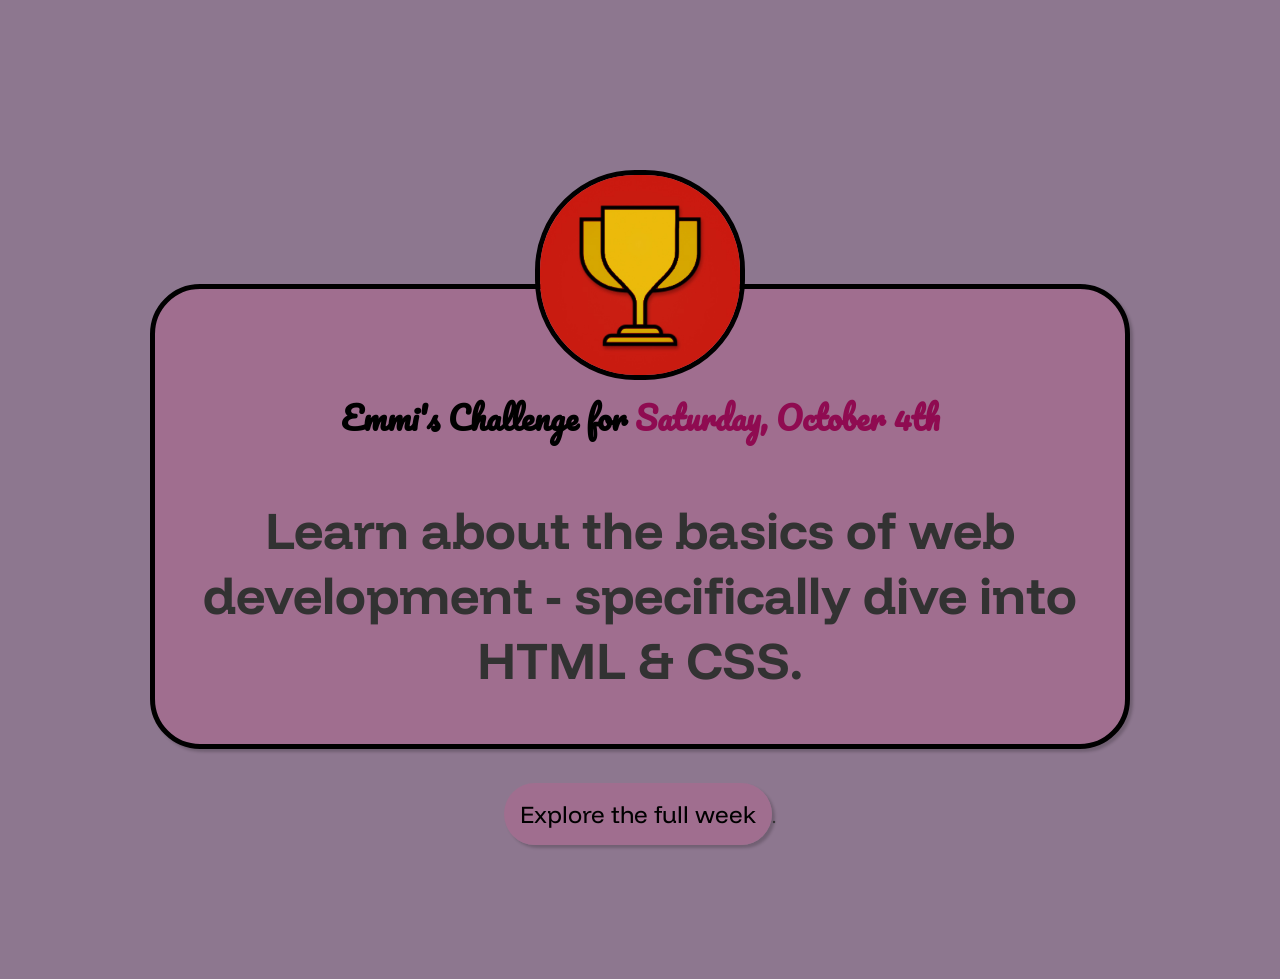
<file: index.html>
<!DOCTYPE html>
<html lang="en">
  <head>
    <meta charset="UTF-8" />
    <link rel="preconnect" href="https://fonts.googleapis.com" />
    <link rel="preconnect" href="https://fonts.gstatic.com" crossorigin />
    <link
      href="https://fonts.googleapis.com/css2?family=Funnel+Display:wght@300..800&family=Pacifico&display=swap"
      rel="stylesheet"
    />
    <link rel="stylesheet" href="/styles/shared.css" />
    <link rel="stylesheet" href="/styles/day-challenge.css" />
    <link rel="icon" type="image/x-icon" href="/images/favicon.ico" />
    <title>Emmi's Amazing Website</title>
  </head>
  <!-- This is a comment: The body of the webpage -->
  <body>
    <header>
      <img id="trophy" src="/images/trophy.jpg" alt="Image of a trophy" />
    </header>
    <main id="mainpage">
      <h1 id="bighead">
        Emmi's Challenge for <span id="spany">Saturday, October 4th</span>
      </h1>
      <p id="todays-challenge">
        Learn about the basics of web development - specifically dive into HTML
        & CSS.
      </p>
    </main>
    <footer>
      <p><a href="full-week.html">Explore the full week</a>.</p>
    </footer>
  </body>
</html>
</file>
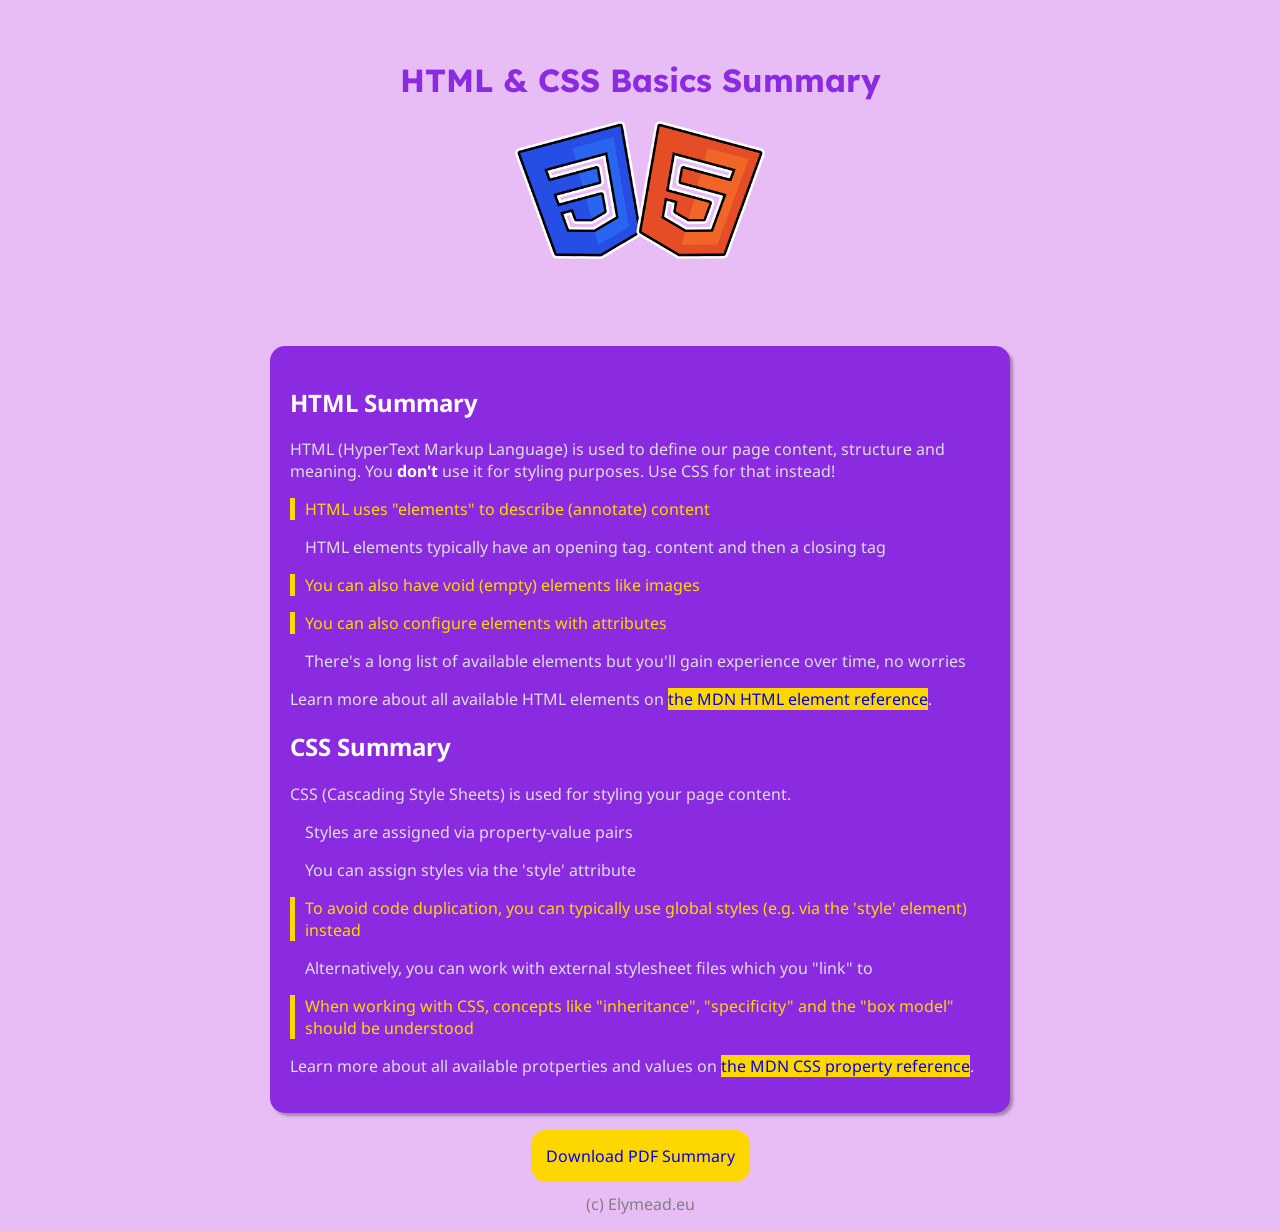
<file: challenge.html>
<!DOCTYPE html>
<html lang="en">
  <head>
    <meta charset="UTF-8" />
    <meta name="viewport" content="width=device-width, initial-scale=1.0" />
    <link rel="preconnect" href="https://fonts.googleapis.com" />
    <link rel="preconnect" href="https://fonts.gstatic.com" crossorigin />
    <link
      href="https://fonts.googleapis.com/css2?family=Lexend:wght@100..900&family=Noto+Sans:ital,wght@0,100..900;1,100..900&display=swap"
      rel="stylesheet"
    />
    <link rel="stylesheet" href="/styles/challenge.css" />
    <link rel="icon" type="image/x-icon" href="/images/favicon.ico" />
    <title>HTML & CSS Basics Summary</title>
  </head>
  <body>
    <header>
      <h1>HTML & CSS Basics Summary</h1>
      <img id="logo" src="/images/html-css.png" alt="Css and html logos" />
    </header>
    <main>
      <h2>HTML Summary</h2>
      <p>
        HTML (HyperText Markup Language) is used to define our page content,
        structure and meaning. You <b>don't</b> use it for styling purposes. Use
        CSS for that instead!
      </p>
      <ul>
        <li class="highlight">
          <p>HTML uses "elements" to describe (annotate) content</p>
        </li>
        <li>
          <p>
            HTML elements typically have an opening tag. content and then a
            closing tag
          </p>
        </li>
        <li class="highlight">
          <p>You can also have void (empty) elements like images</p>
        </li>
        <li class="highlight">
          <p>You can also configure elements with attributes</p>
        </li>
        <li>
          <p>
            There's a long list of available elements but you'll gain experience
            over time, no worries
          </p>
        </li>
      </ul>
      <p>
        Learn more about all available HTML elements on
        <span id="html-ref"
          ><a
            href="https://developer.mozilla.org/en-US/docs/Web/HTML/Reference/Elementsg"
          >
            the MDN HTML element reference</a
          ></span
        >.
      </p>
      <h2>CSS Summary</h2>
      <p>CSS (Cascading Style Sheets) is used for styling your page content.</p>
      <ul>
        <li><p>Styles are assigned via property-value pairs</p></li>
        <li><p>You can assign styles via the 'style' attribute</p></li>
        <li class="highlight">
          <p>
            To avoid code duplication, you can typically use global styles (e.g.
            via the 'style' element) instead
          </p>
        </li>
        <li>
          <p>
            Alternatively, you can work with external stylesheet files which you
            "link" to
          </p>
        </li>
        <li class="highlight">
          <p>
            When working with CSS, concepts like "inheritance", "specificity"
            and the "box model" should be understood
          </p>
        </li>
      </ul>
      <p>
        Learn more about all available protperties and values on
        <span id="html-ref"
          ><a href="https://developer.mozilla.org/en-US/docs/Web/CSS/Reference">
            the MDN CSS property reference</a
          ></span
        >.
      </p>
    </main>
    <footer>
      <a href="/Documents/html-css-basics-summary.pdf" target="_blank"
        >Download PDF Summary</a
      >
      <p>(c) Elymead.eu</p>
    </footer>
  </body>
</html>
</file>
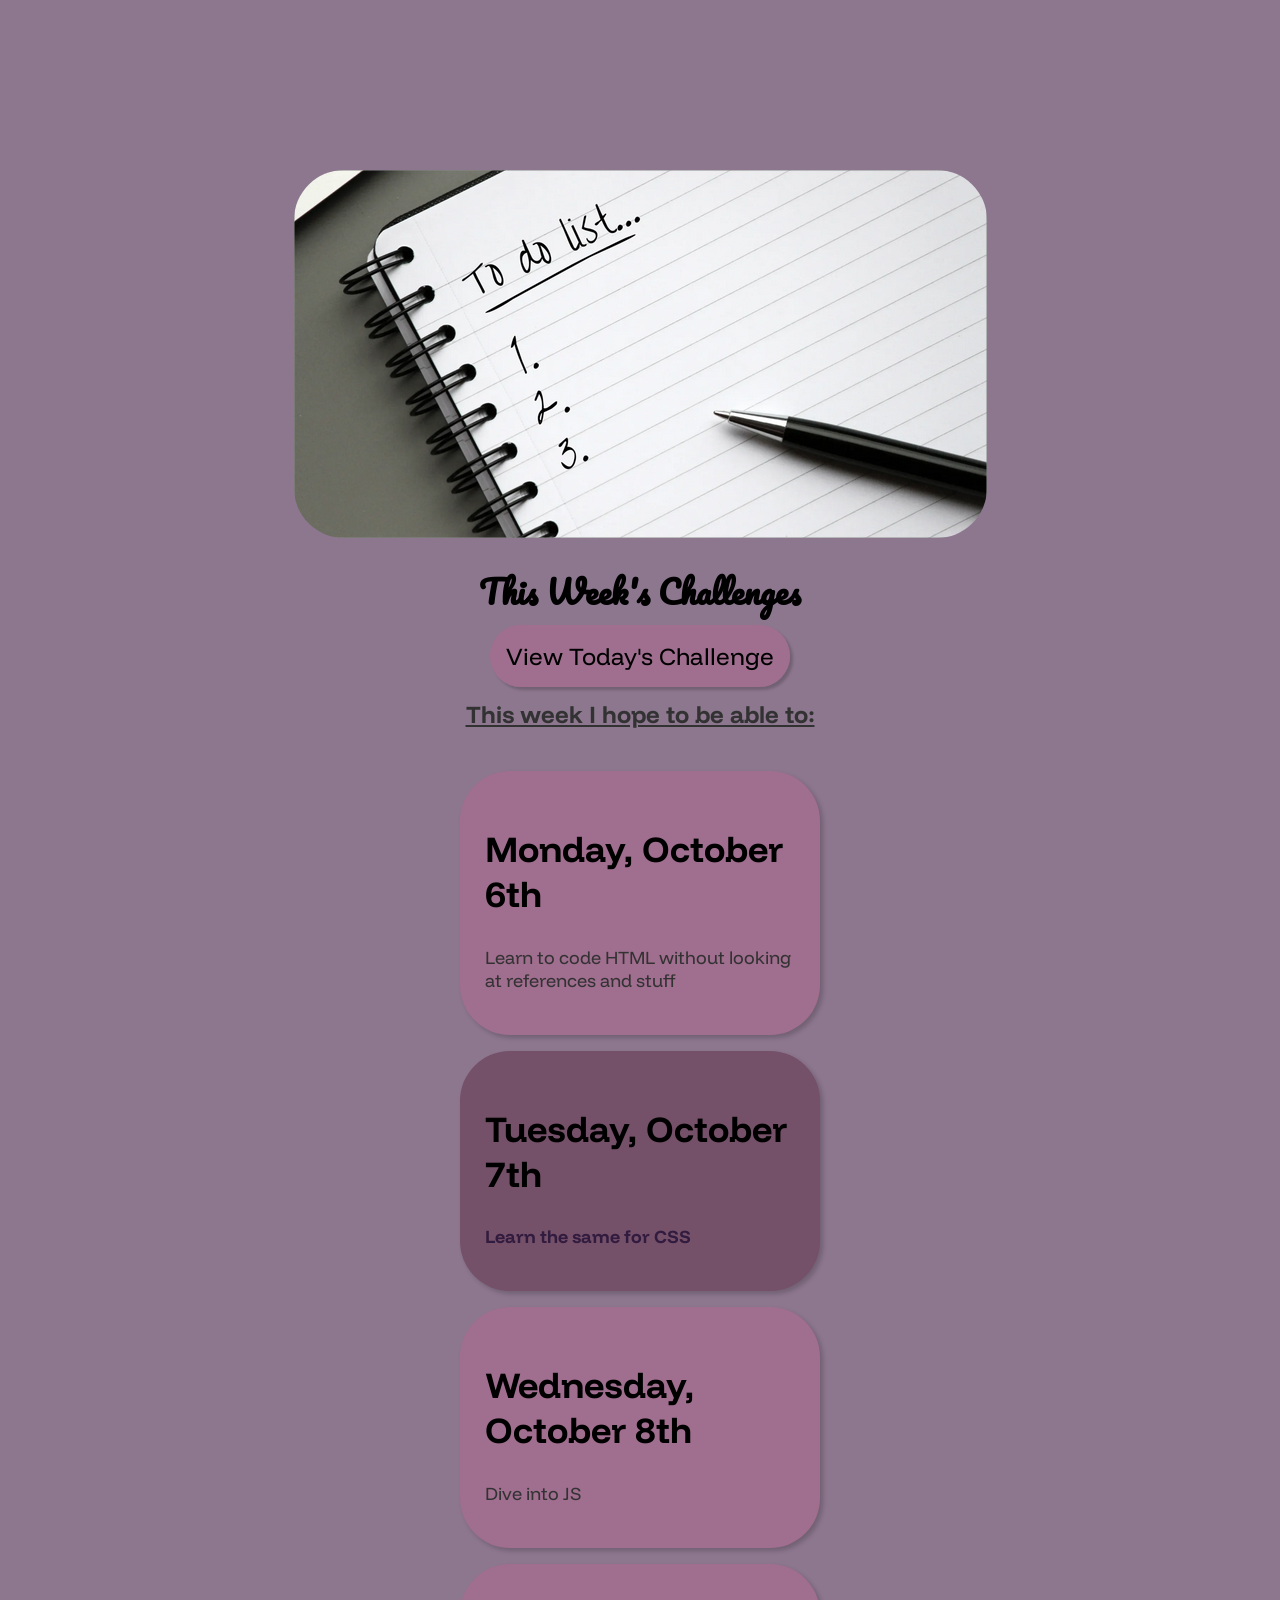
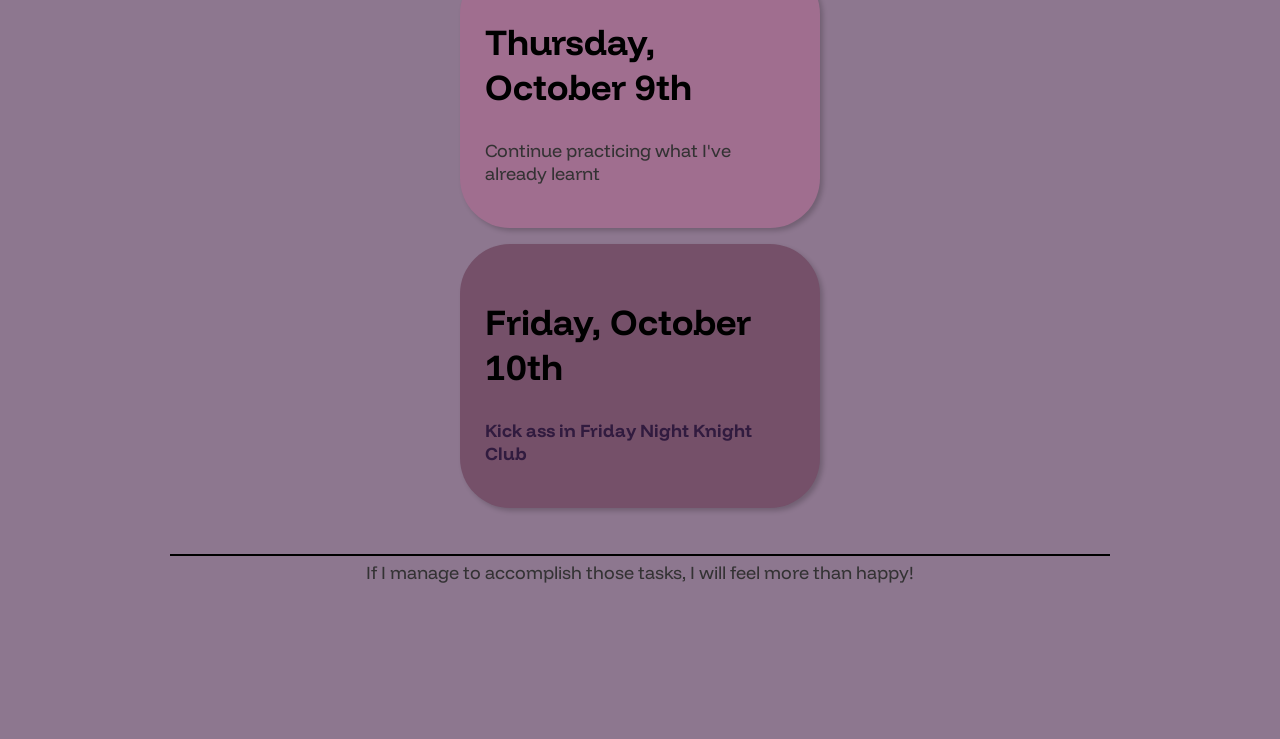
<file: full-week.html>
<!DOCTYPE html>
<html lang="en">
  <head>
    <meta charset="UTF-8" />
    <link rel="preconnect" href="https://fonts.googleapis.com" />
    <link rel="preconnect" href="https://fonts.gstatic.com" crossorigin />
    <link
      href="https://fonts.googleapis.com/css2?family=Funnel+Display:wght@300..800&family=Pacifico&display=swap"
      rel="stylesheet"
    />
    <link rel="stylesheet" href="styles/shared.css" />
    <link rel="stylesheet" href="styles/full-week.css" />
    <link rel="icon" type="image/x-icon" href="/images/favicon.ico" />
    <title>My Upcoming Challenges</title>
  </head>
  <body>
    <header>
      <img
        class="title-image"
        src="images/ToDo.jpg"
        alt="Image of a to do list"
      />
      <h1>This Week's Challenges</h1>
      <p class="Redirect"><a href="index.html">View Today's Challenge</a></p>
      <p id="heading">This week I hope to be able to:</p>
    </header>
    <main>
      <ul>
        <li>
          <h2>Monday, October 6th</h2>
          <p>Learn to code HTML without looking at references and stuff</p>
        </li>
        <li class="highlight">
          <h2>Tuesday, October 7th</h2>
          <p>Learn the same for CSS</p>
        </li>
        <li>
          <h2>Wednesday, October 8th</h2>
          <p>Dive into JS</p>
        </li>
        <li>
          <h2>Thursday, October 9th</h2>
          <p>Continue practicing what I've already learnt</p>
        </li>
        <li class="highlight">
          <h2>Friday, October 10th</h2>
          <p>Kick ass in Friday Night Knight Club</p>
        </li>
      </ul>
    </main>
    <footer>
      <p id="footer1">
        If I manage to accomplish those tasks, I will feel more than happy!
      </p>
    </footer>
  </body>
</html>
</file>
<file: styles/shared.css>
header {
  display: inline-block;
  padding: 10px;
  margin: 10px 0;
}

body {
  text-align: center;
  background-color: rgb(141, 119, 143);
  margin: 150px;
}

h1 {
  font-family: "Pacifico", cursive, sans-serif;
  font-size: 50xp;
  font-weight: bold;
  color: black;
}

p {
  font-family: "Funnel Display", sans-serif;
  font-size: 18px;
  color: rgb(51, 50, 51);
}

a {
  color: rgb(143, 11, 41);
  text-decoration: none;
}

a:hover {
  text-decoration: underline;
  color: rgb(124, 83, 129);
}

ul {
  list-style: none;
  margin: 10px 300px 10px 300px;
  padding: 10px;
}

.title-image {
  border-radius: 50px;
}

h2 {
  font-family: "Funnel Display", sans-serif;
  font-size: 36px;
}

ul li {
  background-color: rgb(160, 110, 143);
  border-radius: 50px;
  margin-bottom: 16px;
  text-align: left;
  padding: 25px;
  box-shadow: 3px 3px 5px rgba(0, 0, 0, 0.2);
}

.highlight {
  background-color: rgb(117, 80, 105);
}

.highlight p {
  font-weight: bold;
  color: rgb(49, 27, 63);
}
</file>
<file: styles/day-challenge.css>
#todays-challenge {
  font-weight: bold;
  color: rgb(50, 50, 50);
  font-size: 52px;
}

#trophy {
  width: 200px;
  height: 200px;
  border-radius: 100px;
  border: 5px black solid;
}

#mainpage {
  background-color: rgb(160, 110, 143);
  border: 5px black solid;
  margin-top: -120px;
  box-shadow: 3px 3px 3px rgba(0, 0, 0, 0.2);
  border-radius: 50px;
}

#bighead {
  margin-top: 100px;
}

#spany {
  color: rgb(143, 11, 81);
}

footer a {
  background-color: rgb(160, 110, 143);
  color: black;
  font-size: 24px;
  padding: 16px;
  box-shadow: 3px 3px 3px rgba(0, 0, 0, 0.2);
  border-radius: 50px;
}

footer a:hover {
  background-color: rgb(117, 80, 105);
  text-decoration: none;
  color: white;
}
 
footer p {
  margin-top: 50px;
}
</file>
<file: styles/challenge.css>
body {
    font-family: "Noto Sans",sans-serif;
    text-align: center;
    background-color: rgb(232, 189, 246);
    color: rgb(222, 222, 222);
}

header {
    margin-top: 60px;
}

h1 {
    color: rgb(138, 43, 226);
    font-weight: 700;
    font-size: 24xp;
    font-family: "Lexend",sans-serif;
}

b {
    color: rgb(255, 255, 255);
}

#logo {
    width: 250px;
    padding-bottom: 50px;
}

main {
    padding-top: 30px;
    background-color: rgb(138, 43, 226);
    width: 700px;
    margin: 32px auto;
    text-align: left;
    padding: 20px 20px 20px 20px;
    border-radius: 15px;
    box-shadow: 3px 3px 3px rgba(0, 0, 0, 0.3);
}

h2 {
    color: rgb(255, 255, 255);
}

ul {
    list-style: none;
    margin: 0;
    padding: 0;
}

li {
    margin: 14px 0;
    padding-left: 10px;
    border-left: 5px solid transparent;
}

.highlight {
    color: rgb(255, 215, 0);
    border-color: gold;
}

#html-ref {
    background-color: rgb(255, 215, 0);
    color: black;
}

footer a {
    background-color: rgb(255, 215, 0);
    text-decoration: none;
    border-radius: 15px;
    padding: 15px;
}

footer a:hover, footer a:active {
    background-color: rgb(255, 255, 255);
}

footer p {
    padding-top: 10px;
    color: rgb(128, 128, 128);
}

span a {
    text-decoration: none;
}
</file>
<file: styles/full-week.css>
#heading {
  font-weight: bold;
  text-decoration: underline;
  font-size: 24px;
  margin: 2px;
  padding-top: 10px;
}

#footer1 {
  border-top: 2px solid black;
  padding: 5px;
  margin: 20px;
}

header a {
  background-color: rgb(160, 110, 143);
  color: black;
  font-size: 24px;
  padding: 16px;
  box-shadow: 3px 3px 3px rgba(0, 0, 0, 0.2);
  border-radius: 50px;
}

header a:hover {
  background-color: rgb(117, 80, 105);
  text-decoration: none;
  color: white;
}
</file>
